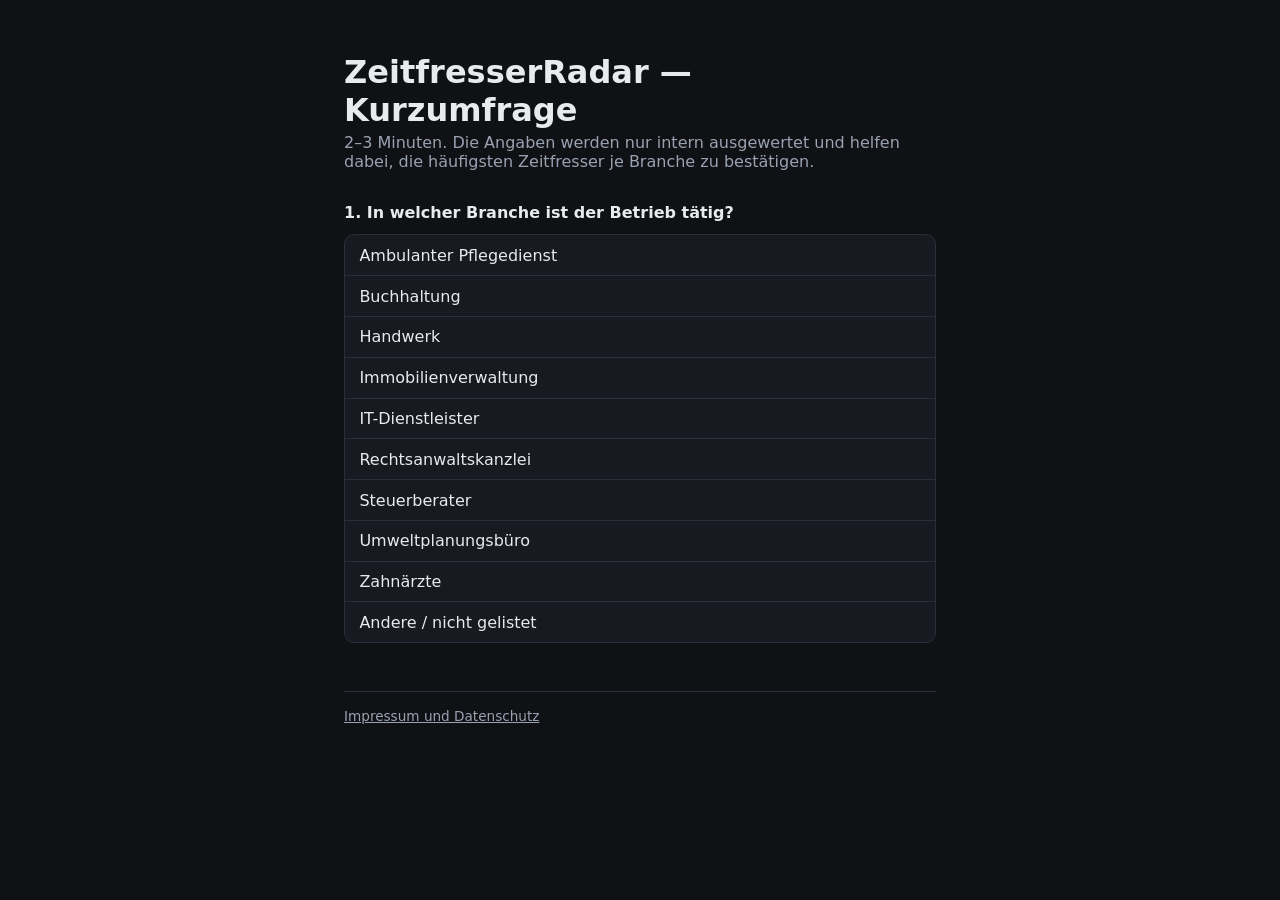
<file: index.html>
<!doctype html>
<html lang="de">
<head>
<meta charset="utf-8">
<meta name="viewport" content="width=device-width, initial-scale=1">
<title>ZeitfresserRadar — Kurzumfrage</title>
<link rel="stylesheet" href="style.css">
</head>
<body>
  <header>
    <h1>ZeitfresserRadar — Kurzumfrage</h1>
    <p class="subtitle">2–3 Minuten. Die Angaben werden nur intern ausgewertet und helfen dabei, die häufigsten Zeitfresser je Branche zu bestätigen.</p>
  </header>

  <main>
    <form id="feedback-form" novalidate>
      <section class="step" id="step-branche">
        <h2>1. In welcher Branche ist der Betrieb tätig?</h2>
        <ul id="branchen-liste" class="select-list"></ul>
      </section>

      <section class="step" id="step-branche-freitext" hidden>
        <h2>Um welche Branche handelt es sich?</h2>
        <input type="text" id="branche-freitext-input" placeholder="z. B. Physiotherapie, Kfz-Werkstatt, …">
      </section>

      <section class="step" id="step-groesse" hidden>
        <h2>2. Wie groß ist der Betrieb?</h2>
        <ul id="groessen-liste" class="select-list"></ul>

        <div class="feld-block feld-block-eng">
          <label for="mitarbeiterzahl-input">Genaue Mitarbeiterzahl <span class="optional">(optional)</span></label>
          <input type="number" id="mitarbeiterzahl-input" min="1" max="100000" step="1" inputmode="numeric" placeholder="z. B. 12">
          <p id="groesse-hinweis" class="hinweis" hidden></p>
        </div>
      </section>

      <section class="step" id="step-fragen" hidden>
        <h2 id="fragen-titel">3. Welche Punkte treffen im Betrieb zu?</h2>

        <div id="checkbox-liste" class="checkbox-liste"></div>

        <div id="freitext-block" class="feld-block">
          <label id="freitext-label" for="freitext-input">Gibt es weitere Zeitfresser, die hier nicht aufgeführt sind?</label>
          <textarea id="freitext-input" rows="3"></textarea>
        </div>

        <div class="feld-block">
          <label for="absender-input">Von wem kommt die Antwort? <span class="optional">(optional)</span></label>
          <input type="text" id="absender-input" placeholder="Firma oder Name">
        </div>

        <div class="feld-block lead-frage">
          <p>Besteht Interesse an einem unverbindlichen Gespräch, wie sich diese Punkte automatisieren lassen?</p>
          <label class="radio-label"><input type="radio" name="lead" value="Ja, gerne"> Ja, gerne</label>
          <label class="radio-label"><input type="radio" name="lead" value="Vielleicht, erzähl mir mehr"> Vielleicht, gerne mehr Infos</label>
          <label class="radio-label"><input type="radio" name="lead" value="Nein, aktuell nicht"> Nein, aktuell nicht</label>
        </div>

        <p class="hinweis datenschutz-hinweis">
          Mit dem Absenden werden die Angaben in einer Google-Tabelle gespeichert und nur intern ausgewertet.
          Alle Felder sind freiwillig. Näheres im <a href="recht.html">Datenschutzhinweis</a>.
        </p>

        <button type="submit" id="submit-btn">Absenden</button>
        <p id="submit-hinweis" class="hinweis" hidden>Wird gesendet …</p>
      </section>
    </form>

    <p id="danke" class="danke" role="status" hidden>Danke für die Antworten! 🙌</p>
    <p id="fehler" class="fehler" role="alert" hidden>Da ist etwas schiefgelaufen — bitte gleich nochmal versuchen.</p>
  </main>

  <footer class="seiten-fuss">
    <a href="recht.html">Impressum und Datenschutz</a>
  </footer>

  <script src="data.js"></script>
  <script src="app.js"></script>
</body>
</html>
</file>
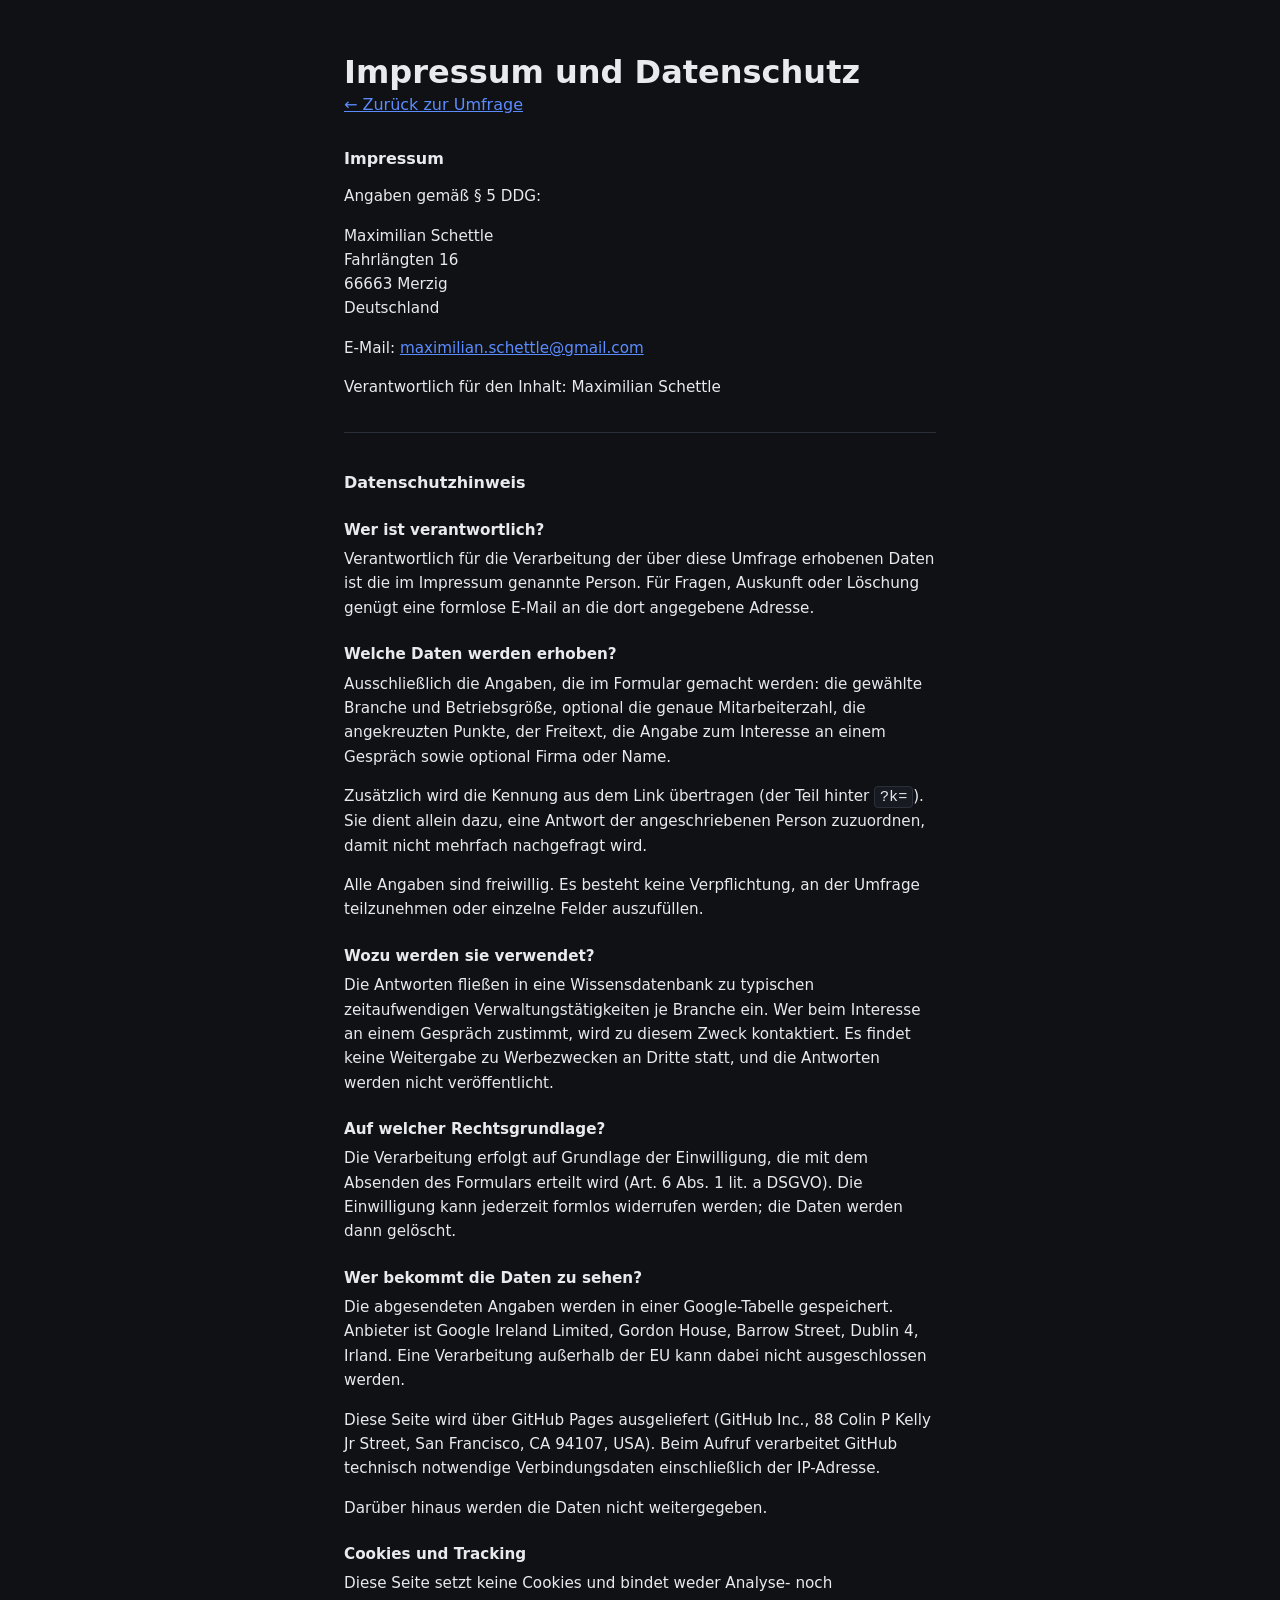
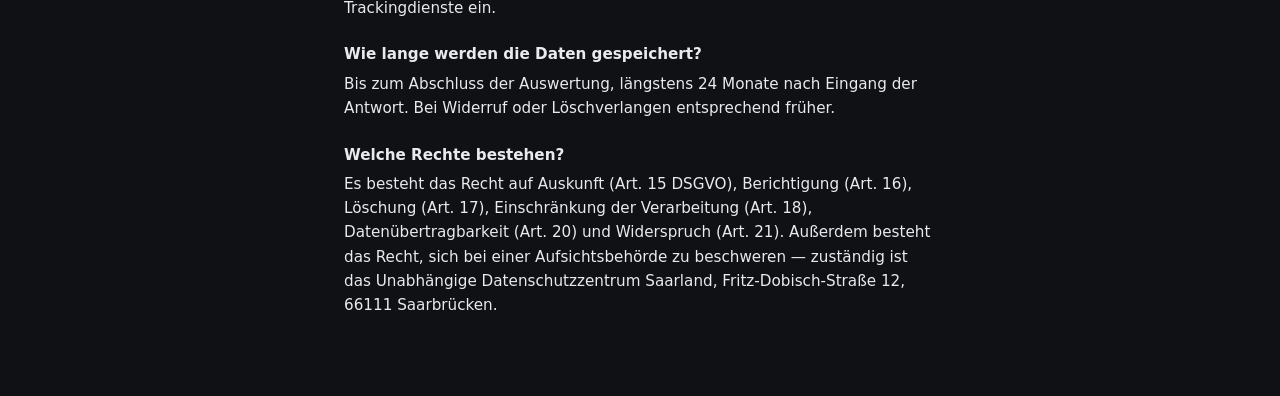
<file: recht.html>
<!doctype html>
<html lang="de">
<head>
<meta charset="utf-8">
<meta name="viewport" content="width=device-width, initial-scale=1">
<title>ZeitfresserRadar — Impressum und Datenschutz</title>
<link rel="stylesheet" href="style.css">
</head>
<body>
  <header>
    <h1>Impressum und Datenschutz</h1>
    <p class="subtitle"><a href="index.html">&larr; Zurück zur Umfrage</a></p>
  </header>

  <main class="rechtstext">
    <section class="step">
      <h2>Impressum</h2>
      <p>Angaben gemäß § 5 DDG:</p>
      <p>
        Maximilian Schettle<br>
        Fahrlängten 16<br>
        66663 Merzig<br>
        Deutschland
      </p>
      <p>E-Mail: <a href="mailto:maximilian.schettle@gmail.com">maximilian.schettle@gmail.com</a></p>
      <p>Verantwortlich für den Inhalt: Maximilian Schettle</p>
    </section>

    <section class="step">
      <h2>Datenschutzhinweis</h2>

      <h3>Wer ist verantwortlich?</h3>
      <p>Verantwortlich für die Verarbeitung der über diese Umfrage erhobenen Daten ist die im Impressum genannte Person. Für Fragen, Auskunft oder Löschung genügt eine formlose E-Mail an die dort angegebene Adresse.</p>

      <h3>Welche Daten werden erhoben?</h3>
      <p>Ausschließlich die Angaben, die im Formular gemacht werden: die gewählte Branche und Betriebsgröße, optional die genaue Mitarbeiterzahl, die angekreuzten Punkte, der Freitext, die Angabe zum Interesse an einem Gespräch sowie optional Firma oder Name.</p>
      <p>Zusätzlich wird die Kennung aus dem Link übertragen (der Teil hinter <code>?k=</code>). Sie dient allein dazu, eine Antwort der angeschriebenen Person zuzuordnen, damit nicht mehrfach nachgefragt wird.</p>
      <p>Alle Angaben sind freiwillig. Es besteht keine Verpflichtung, an der Umfrage teilzunehmen oder einzelne Felder auszufüllen.</p>

      <h3>Wozu werden sie verwendet?</h3>
      <p>Die Antworten fließen in eine Wissensdatenbank zu typischen zeitaufwendigen Verwaltungstätigkeiten je Branche ein. Wer beim Interesse an einem Gespräch zustimmt, wird zu diesem Zweck kontaktiert. Es findet keine Weitergabe zu Werbezwecken an Dritte statt, und die Antworten werden nicht veröffentlicht.</p>

      <h3>Auf welcher Rechtsgrundlage?</h3>
      <p>Die Verarbeitung erfolgt auf Grundlage der Einwilligung, die mit dem Absenden des Formulars erteilt wird (Art. 6 Abs. 1 lit. a DSGVO). Die Einwilligung kann jederzeit formlos widerrufen werden; die Daten werden dann gelöscht.</p>

      <h3>Wer bekommt die Daten zu sehen?</h3>
      <p>Die abgesendeten Angaben werden in einer Google-Tabelle gespeichert. Anbieter ist Google Ireland Limited, Gordon House, Barrow Street, Dublin 4, Irland. Eine Verarbeitung außerhalb der EU kann dabei nicht ausgeschlossen werden.</p>
      <p>Diese Seite wird über GitHub Pages ausgeliefert (GitHub Inc., 88 Colin P Kelly Jr Street, San Francisco, CA 94107, USA). Beim Aufruf verarbeitet GitHub technisch notwendige Verbindungsdaten einschließlich der IP-Adresse.</p>
      <p>Darüber hinaus werden die Daten nicht weitergegeben.</p>

      <h3>Cookies und Tracking</h3>
      <p>Diese Seite setzt keine Cookies und bindet weder Analyse- noch Trackingdienste ein.</p>

      <h3>Wie lange werden die Daten gespeichert?</h3>
      <p>Bis zum Abschluss der Auswertung, längstens 24 Monate nach Eingang der Antwort. Bei Widerruf oder Löschverlangen entsprechend früher.</p>

      <h3>Welche Rechte bestehen?</h3>
      <p>Es besteht das Recht auf Auskunft (Art. 15 DSGVO), Berichtigung (Art. 16), Löschung (Art. 17), Einschränkung der Verarbeitung (Art. 18), Datenübertragbarkeit (Art. 20) und Widerspruch (Art. 21). Außerdem besteht das Recht, sich bei einer Aufsichtsbehörde zu beschweren — zuständig ist das Unabhängige Datenschutzzentrum Saarland, Fritz-Dobisch-Straße 12, 66111 Saarbrücken.</p>
    </section>
  </main>
</body>
</html>
</file>
<file: style.css>
:root {
  color-scheme: light dark;
  --bg: #0f1115;
  --panel: #171a21;
  --border: #2a2f3a;
  --text: #e8eaed;
  --muted: #9aa2b1;
  --accent: #5b8cff;
  --accent-text: #061024;
  --error: #ff6b6b;
}

* { box-sizing: border-box; }

body {
  margin: 0;
  padding: 2rem 1.5rem 4rem;
  background: var(--bg);
  color: var(--text);
  font-family: system-ui, -apple-system, "Segoe UI", sans-serif;
  max-width: 640px;
  margin-inline: auto;
}

header h1 { margin-bottom: 0.25rem; }
.subtitle { color: var(--muted); margin-top: 0; }

.step {
  margin-top: 2rem;
  padding-top: 1.5rem;
  border-top: 1px solid var(--border);
}
.step:first-of-type { border-top: none; padding-top: 0; }

.step h2 {
  font-size: 1rem;
  margin-bottom: 0.75rem;
}

.select-list {
  list-style: none;
  margin: 0;
  padding: 0;
  border: 1px solid var(--border);
  border-radius: 10px;
  overflow: hidden;
  background: var(--panel);
}

.select-list li {
  padding: 0.65rem 0.9rem;
  cursor: pointer;
  border-bottom: 1px solid var(--border);
}
.select-list li:last-child { border-bottom: none; }
.select-list li:hover { background: #1f2430; }
.select-list li.selected { background: var(--accent); color: var(--accent-text); font-weight: 600; }

.select-list li .groesse-beschreibung {
  display: block;
  font-size: 0.8rem;
  font-weight: 400;
  color: inherit;
  opacity: 0.8;
}

input[type="text"], textarea {
  width: 100%;
  padding: 0.65rem 0.9rem;
  border-radius: 10px;
  border: 1px solid var(--border);
  background: var(--panel);
  color: var(--text);
  font: inherit;
  resize: vertical;
}
input[type="text"]:focus, textarea:focus {
  outline: 2px solid var(--accent);
  outline-offset: 1px;
}

.checkbox-liste {
  display: grid;
  gap: 0.5rem;
  margin-bottom: 1.25rem;
}

.checkbox-item {
  display: flex;
  align-items: flex-start;
  gap: 0.5rem;
  padding: 0.55rem 0.75rem;
  border: 1px solid var(--border);
  border-radius: 10px;
  background: var(--panel);
  cursor: pointer;
  font-size: 0.92rem;
}
.checkbox-item:hover { background: #1f2430; }
.checkbox-item input { margin-top: 0.2rem; }

.feld-block { margin-bottom: 1.25rem; }
.feld-block label, .feld-block > p { display: block; margin-bottom: 0.4rem; font-size: 0.92rem; }
.optional { color: var(--muted); font-weight: 400; }
.feld-block-eng { margin-top: 0.9rem; margin-bottom: 0; }
.feld-block-eng input[type="number"] { width: 10rem; }
#groesse-hinweis { margin-bottom: 0; }

.lead-frage .radio-label {
  display: flex;
  align-items: center;
  gap: 0.5rem;
  padding: 0.35rem 0;
  font-size: 0.92rem;
  cursor: pointer;
}

#submit-btn {
  padding: 0.7rem 1.4rem;
  border-radius: 10px;
  border: none;
  background: var(--accent);
  color: var(--accent-text);
  font-weight: 600;
  cursor: pointer;
}
#submit-btn:disabled { opacity: 0.5; cursor: not-allowed; }

.hinweis { color: var(--muted); font-size: 0.85rem; margin-top: 0.5rem; }

.danke, .fehler {
  margin-top: 2rem;
  padding: 1rem 1.2rem;
  border-radius: 10px;
  font-weight: 600;
}
.danke { background: rgba(91, 140, 255, 0.15); color: var(--text); }
.fehler { background: rgba(255, 107, 107, 0.12); color: var(--error); }

.datenschutz-hinweis { margin-bottom: 1rem; }

a { color: var(--accent); }

.seiten-fuss {
  margin-top: 3rem;
  padding-top: 1rem;
  border-top: 1px solid var(--border);
  font-size: 0.85rem;
}
.seiten-fuss a { color: var(--muted); }

.rechtstext { font-size: 0.95rem; line-height: 1.6; }
.rechtstext h3 { font-size: 0.95rem; margin-bottom: 0.3rem; margin-top: 1.4rem; }
.rechtstext p { margin-top: 0; }
.rechtstext code {
  background: var(--panel);
  border: 1px solid var(--border);
  border-radius: 4px;
  padding: 0.05rem 0.3rem;
}
</file>
